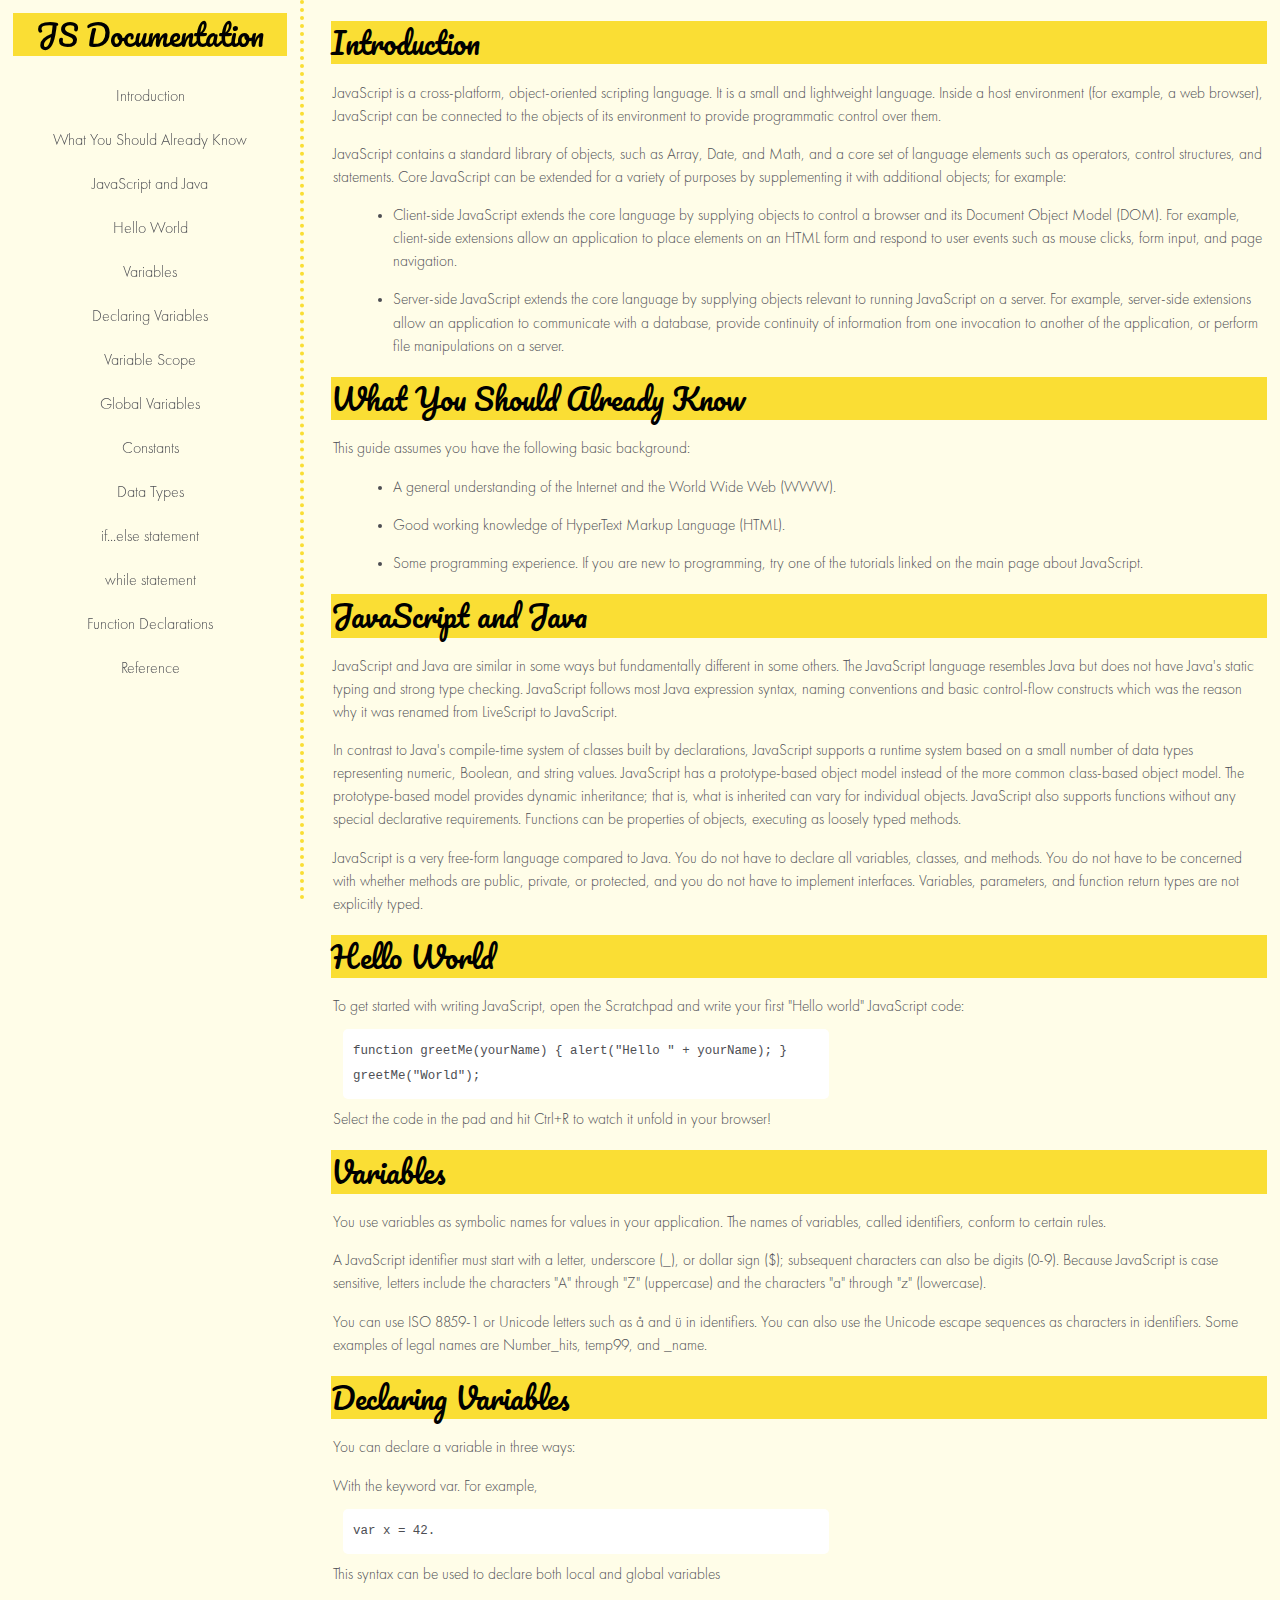
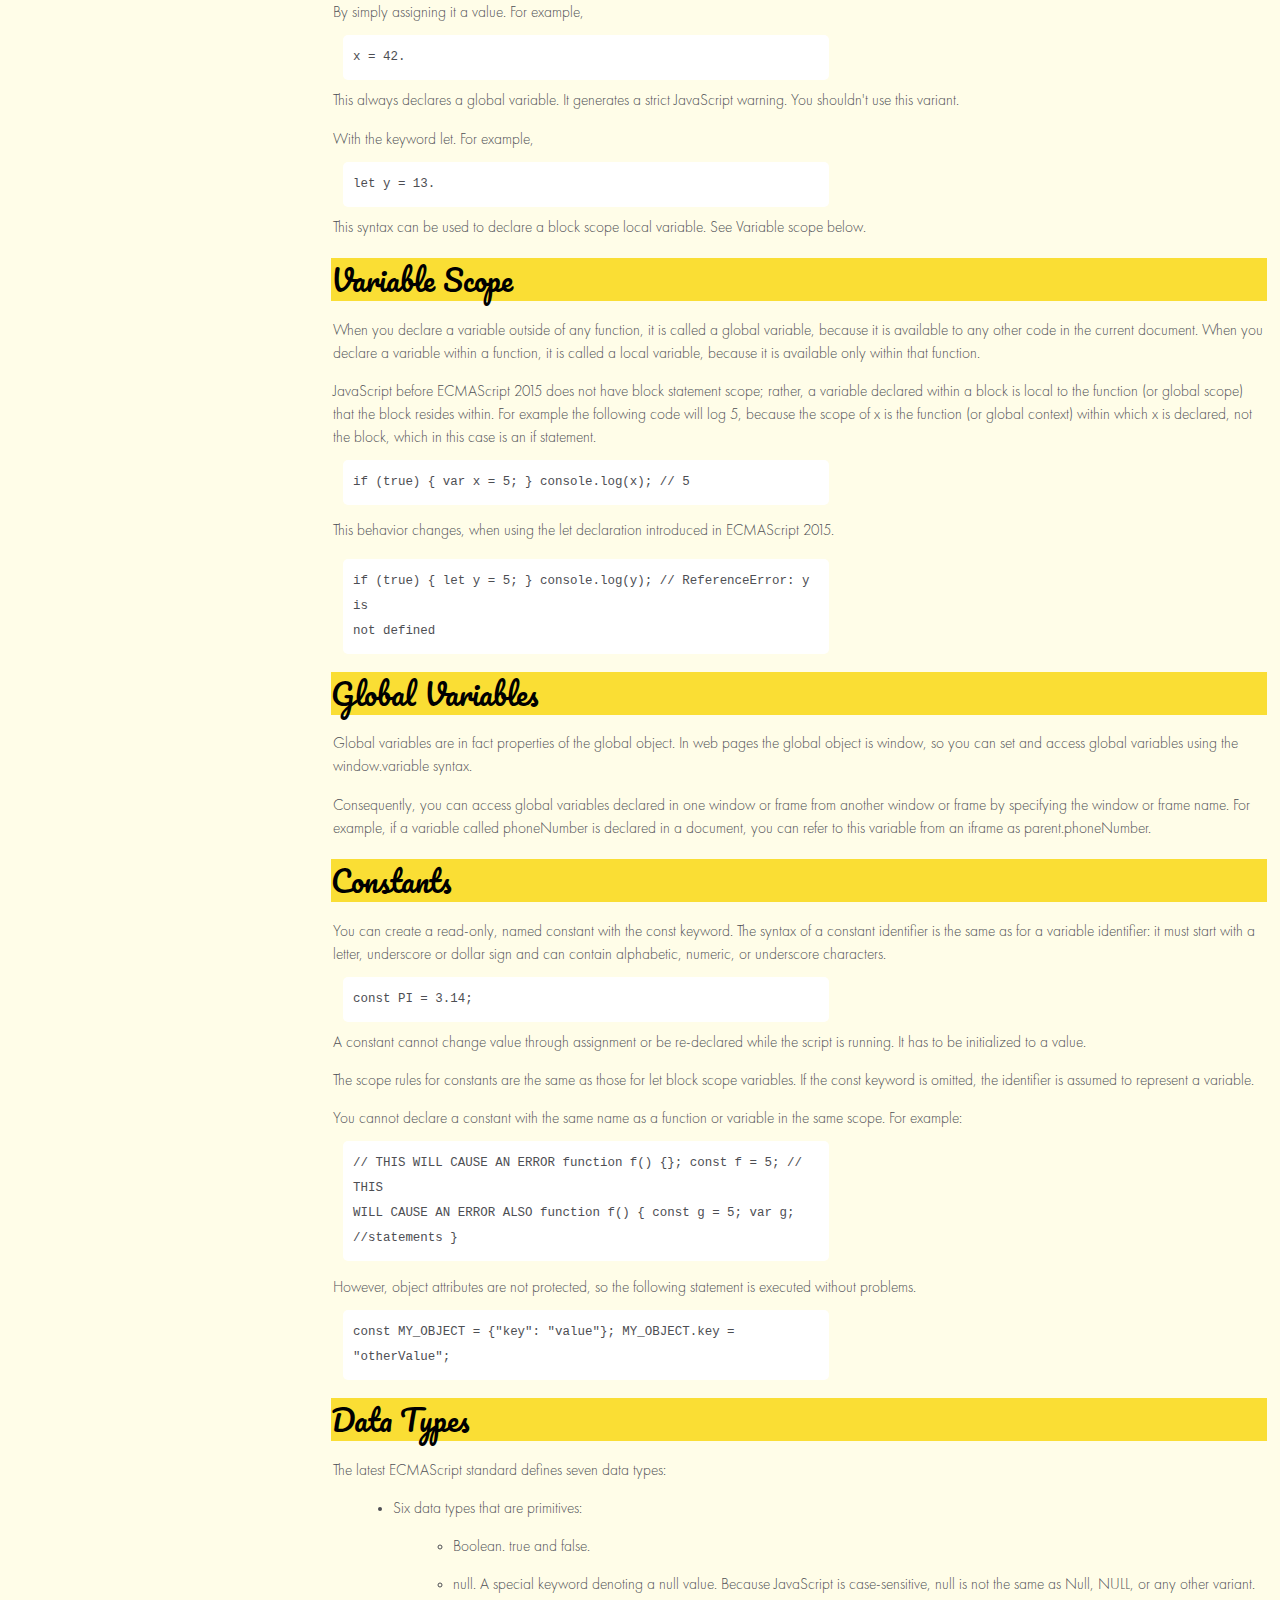
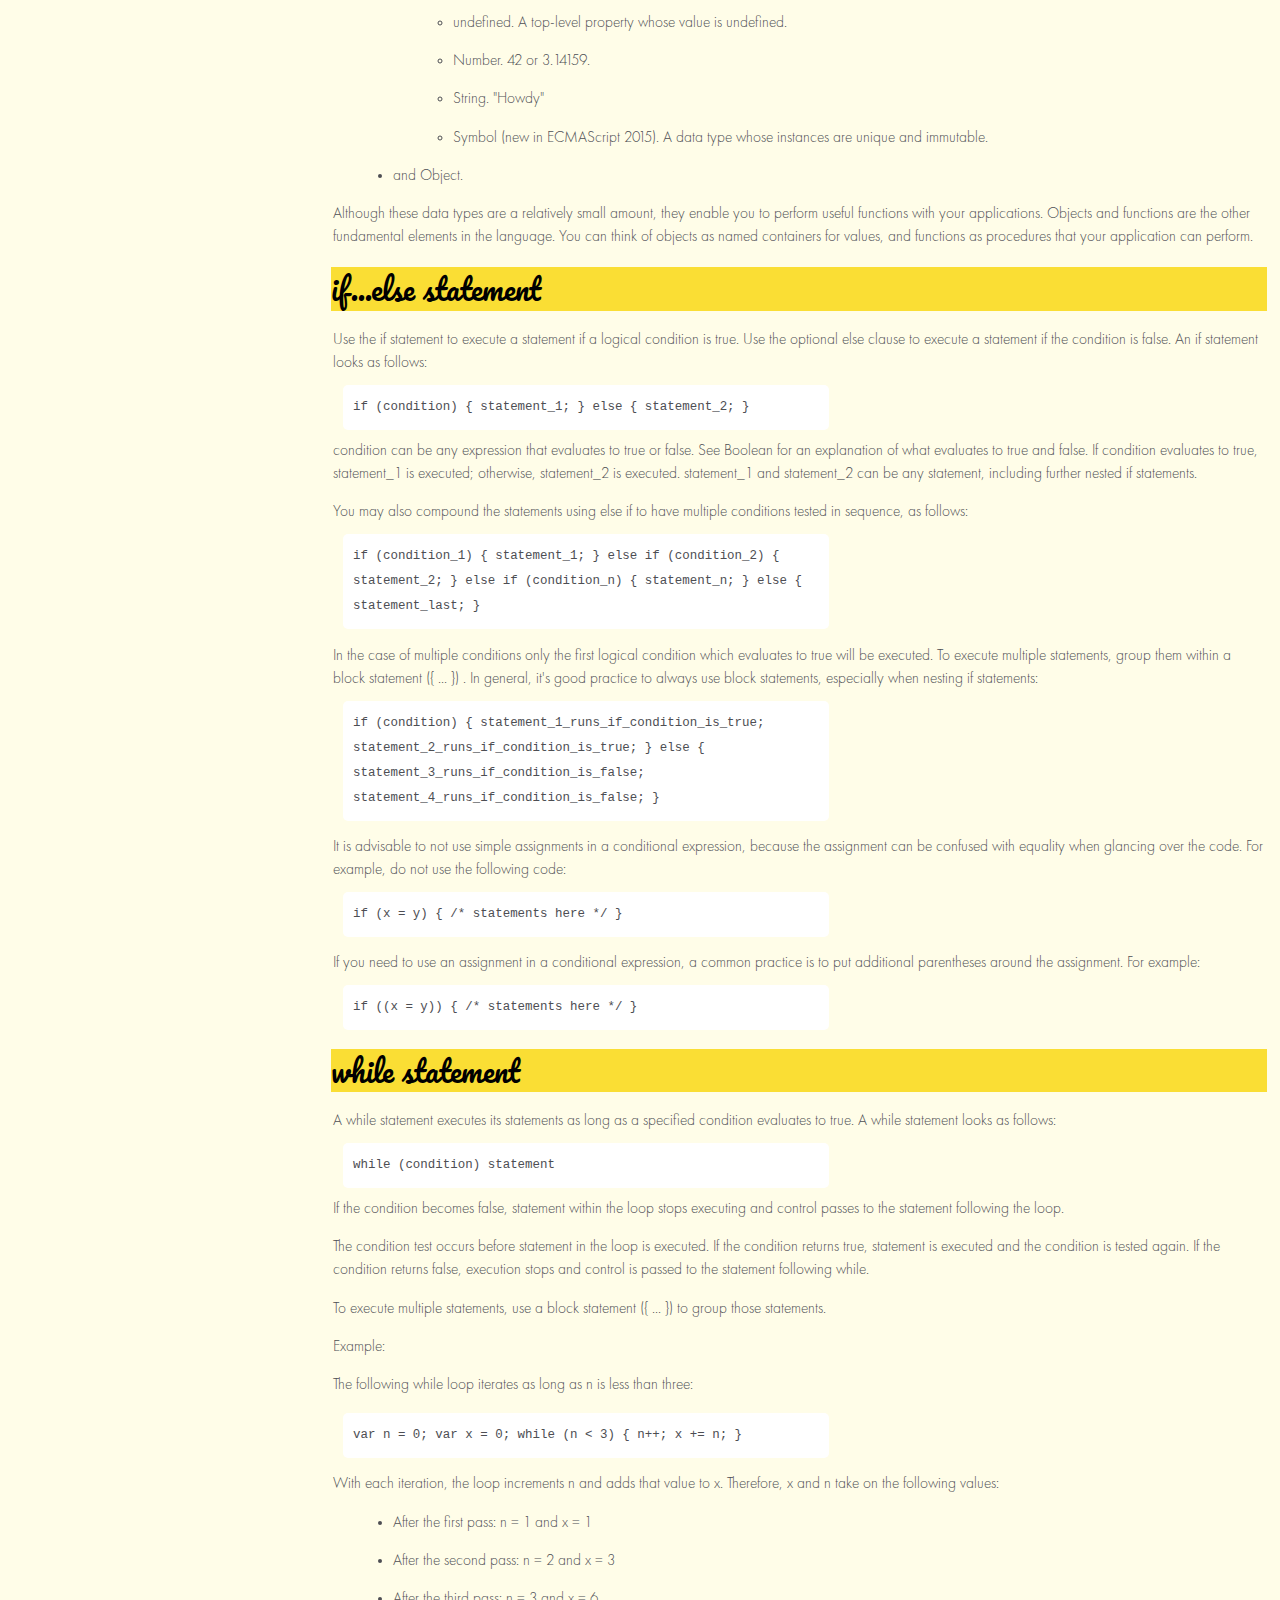
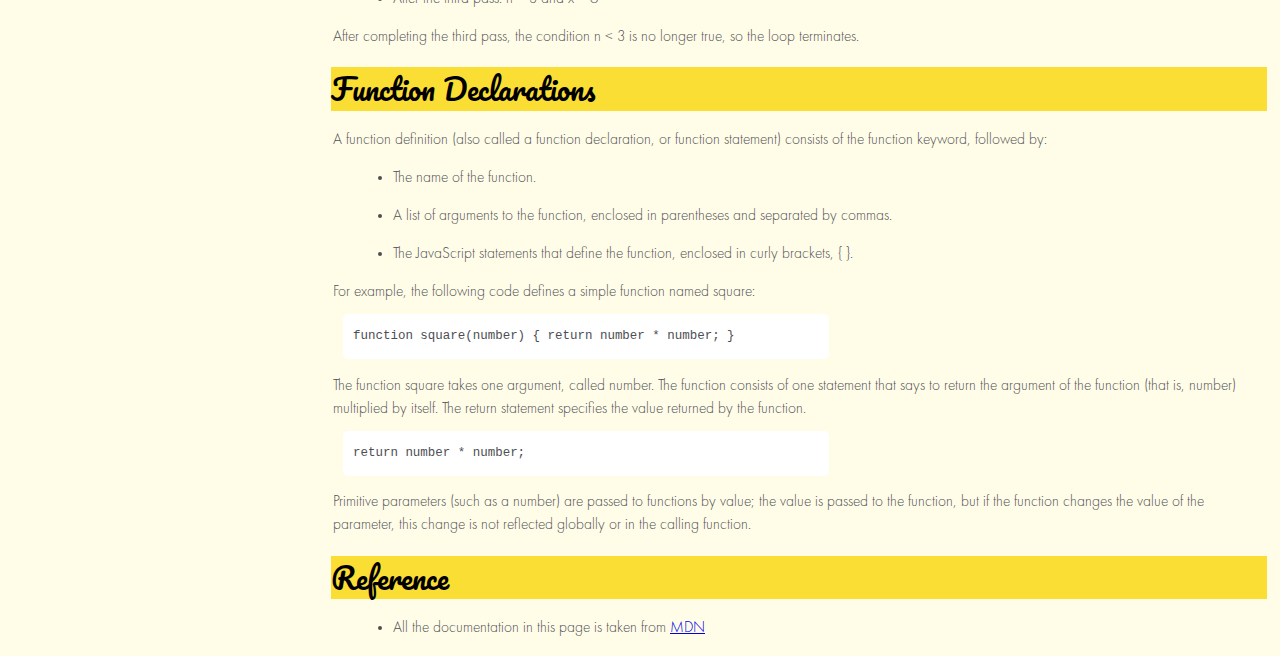
<file: index.html>
<!DOCTYPE html>
<html lang="en" class="scroll-smooth">
    <head>
        <meta charset="UTF-8">
        <meta http-equiv="X-UA-Compatible" content="IE=edge">
        <meta name="viewport" content="width=device-width, initial-scale=1.0">
        <title>Technical Documentation</title>
        <link rel="stylesheet" href="styles.css" />
        <link rel="stylesheet" href="https://cdn.jsdelivr.net/npm/bootstrap@5.3.0-alpha1/dist/css/bootstrap.min.css" integrity="sha384-GLhlTQ8iRABdZLl6O3oVMWSktQOp6b7In1Zl3/Jr59b6EGGoI1aFkw7cmDA6j6gD" crossorigin="anonymous">
        <link href="https://fonts.googleapis.com/css?family=Pacifico" rel="stylesheet" />
        <link href="https://fonts.cdnfonts.com/css/futura-condensed-pt" rel="stylesheet" />
    </head>
    <body>
        <nav id="navbar" class="nav-bar">
          <header>JS Documentation</header>
          <ul>
            <li>
            <a class="nav-link" href="#introduction">Introduction</a>
            </li>
            <li>
            <a class="nav-link" href="#what_you_should_already_know">What You Should Already Know</a>
            </li>
            <li>
            <a class="nav-link" href="#javascript_and_java">JavaScript and Java</a>
            </li>
            <li>
            <a class="nav-link" href="#hello_world">Hello World</a>
            </li>
            <li>
            <a class="nav-link" href="#variables">Variables</a>
            </li>
            <li>
            <a class="nav-link" href="#declaring-variables">Declaring Variables</a>
            </li>
            <li>
            <a class="nav-link" href="#variable-scope">Variable Scope</a>
            </li>
            <li>
            <a class="nav-link" href="#global-variables">Global Variables</a>
            </li>
            <li>
            <a class="nav-link" href="#constants">Constants</a>
            </li>
            <li>
            <a class="nav-link" href="#data-types">Data Types</a>
            </li>
            <li>
            <a class="nav-link" href="#if-else-statement">if...else statement</a>
            </li>
            <li>
            <a class="nav-link" href="#while-statement">while statement</a>
            </li>
            <li>
            <a class="nav-link" href="#function-declarations">Function Declarations</a>
            </li>
            <li>
            <a class="nav-link" href="#reference">Reference</a>
            </li>
          </ul>
        </nav>
        <main id="main-doc">
            <section class="main-section" id="introduction">
                <header>Introduction</header>
                    <article>
                        <p>JavaScript is a cross-platform, object-oriented scripting language. It is a small and lightweight language. Inside a host environment (for example, a web browser), JavaScript can be connected to the objects of its environment to provide programmatic control over them.</p>
                        <p>JavaScript contains a standard library of objects, such as Array, Date, and Math, and a core set of language elements such as operators, control structures, and statements. Core JavaScript can be extended for a variety of purposes by supplementing it with additional objects; for example:</p>
                        <ul>
                            <li>Client-side JavaScript extends the core language by supplying objects to control a browser and its Document Object Model (DOM). For example, client-side extensions allow an application to place elements on an HTML form and respond to user events such as mouse clicks, form input, and page navigation.</li>
                            <li>Server-side JavaScript extends the core language by supplying objects relevant to running JavaScript on a server. For example, server-side extensions allow an application to communicate with a database, provide continuity of information from one invocation to another of the application, or perform file manipulations on a server.</li>
                        </ul>
                    </article>
            </section>
            <section class="main-section" id="what_you_should_already_know">
                <header>What You Should Already Know</header>
                    <article>
                        <p>This guide assumes you have the following basic background:</p>
                        <ul>
                            <li>A general understanding of the Internet and the World Wide Web (WWW).</li>
                            <li>Good working knowledge of HyperText Markup Language (HTML).</li>
                            <li>Some programming experience. If you are new to programming, try one of the tutorials linked on the main page about JavaScript.</li>
                        </ul>
                    </article>
            </section>
            <section class="main-section" id="javascript_and_java">
                <header text="">JavaScript and Java</header>
                    <article>
                        <p>JavaScript and Java are similar in some ways but fundamentally different in some others. The JavaScript language resembles Java but does not have Java's static typing and strong type checking. JavaScript follows most Java expression syntax, naming conventions and basic control-flow constructs which was the reason why it was renamed from LiveScript to JavaScript.</p>
                        <p>In contrast to Java's compile-time system of classes built by declarations, JavaScript supports a runtime system based on a small number of data types representing numeric, Boolean, and string values. JavaScript has a prototype-based object model instead of the more common class-based object model. The prototype-based model provides dynamic inheritance; that is, what is inherited can vary for individual objects. JavaScript also supports functions without any special declarative requirements. Functions can be properties of objects, executing as loosely typed methods.</p>
                        <p>JavaScript is a very free-form language compared to Java. You do not have to declare all variables, classes, and methods. You do not have to be concerned with whether methods are public, private, or protected, and you do not have to implement interfaces. Variables, parameters, and function return types are not explicitly typed.</p>
                    </article>
            </section>
            <section class="main-section" id="hello_world">
                <header>Hello World</header>
                    <article>
                        To get started with writing JavaScript, open the Scratchpad and write your first "Hello world" JavaScript code:
                        <code>function greetMe(yourName) { alert("Hello " + yourName); }
                            greetMe("World");
                        </code>
                        Select the code in the pad and hit Ctrl+R to watch it unfold in your browser!
                    </article>
            </section>
            <section class="main-section" id="variables">
                <header>Variables</header>
                    <article>
                        <p>You use variables as symbolic names for values in your application. The names of variables, called identifiers, conform to certain rules.</p>
                        <p>A JavaScript identifier must start with a letter, underscore (_), or dollar sign ($); subsequent characters can also be digits (0-9). Because JavaScript is case sensitive, letters include the characters "A" through "Z" (uppercase) and the characters "a" through "z" (lowercase).</p>
                        <p>You can use ISO 8859-1 or Unicode letters such as å and ü in identifiers. You can also use the Unicode escape sequences as characters in identifiers. Some examples of legal names are Number_hits, temp99, and _name.</p>
                    </article>
            </section>
            <section class="main-section" id="declaring-variables">
                <header>Declaring Variables</header>
                    <article>
                        You can declare a variable in three ways:
                        <p>With the keyword var. For example, 
                            <code>var x = 42.</code>
                            This syntax can be used to declare both local and global variables
                        </p>
                        <p>By simply assigning it a value. For example,
                            <code>x = 42.</code>
                            This always declares a global variable. It generates a strict JavaScript warning. You shouldn't use this variant.
                        </p>
                        <p>With the keyword let. For example,
                            <code>let y = 13.</code>
                            This syntax can be used to declare a block scope local variable. See Variable scope below.
                        </p>
                    </article>
            </section>
            <section class="main-section" id="variable-scope">
                <header>Variable Scope</header>
                    <article>
                        <p>When you declare a variable outside of any function, it is called a global variable, because it is available to any other code in the current document. When you declare a variable within a function, it is called a local variable, because it is available only within that function.</p>
                        <p>JavaScript before ECMAScript 2015 does not have block statement scope; rather, a variable declared within a block is local to the function (or global scope) that the block resides within. For example the following code will log 5, because the scope of x is the function (or global context) within which x is declared, not the block, which in this case is an if statement.
                            <code>if (true) { var x = 5; } console.log(x); // 5</code>
                        </p>
                        <p>This behavior changes, when using the let declaration introduced in ECMAScript 2015.</p>
                        <code>if (true) { let y = 5; } console.log(y); // ReferenceError: y is
                            not defined
                        </code>
                    </article>
            </section>
            <section class="main-section" id="global-variables">
                <header>Global Variables</header>
                    <article>
                        <p>Global variables are in fact properties of the global object. In web pages the global object is window, so you can set and access global variables using the window.variable syntax.</p>
                        <p>Consequently, you can access global variables declared in one window or frame from another window or frame by specifying the window or frame name. For example, if a variable called phoneNumber is declared in a document, you can refer to this variable from an iframe as parent.phoneNumber.</p>
                    </article>
            </section>
            <section class="main-section" id="constants">
                <header>Constants</header>
                    <article>
                        <p>You can create a read-only, named constant with the const keyword. The syntax of a constant identifier is the same as for a variable identifier: it must start with a letter, underscore or dollar sign and can contain alphabetic, numeric, or underscore characters.
                            <code>const PI = 3.14;</code>
                            A constant cannot change value through assignment or be re-declared while the script is running. It has to be initialized to a value.
                        </p>
                        <p>The scope rules for constants are the same as those for let block scope variables. If the const keyword is omitted, the identifier is assumed to represent a variable.</p>
                        <p>You cannot declare a constant with the same name as a function or variable in the same scope. For example:
                            <code>// THIS WILL CAUSE AN ERROR function f() {}; const f = 5; // THIS
                                WILL CAUSE AN ERROR ALSO function f() { const g = 5; var g;
                                //statements }</code>
                        </p>
                        <p>However, object attributes are not protected, so the following statement is executed without problems.
                            <code>const MY_OBJECT = {"key": "value"}; MY_OBJECT.key =
                                "otherValue";</code>
                        </p>
                    </article>
            </section>
            <section class="main-section" id="data-types">
                <header>Data Types</header>
                    <article>
                        <p>The latest ECMAScript standard defines seven data types:</p>
                        <ul>
                            <li>
                                <p>Six data types that are primitives:</p>
                                <ul>
                                    <li>Boolean. true and false.</li>
                                    <li>null. A special keyword denoting a null value. Because JavaScript is case-sensitive, null is not the same as Null, NULL, or any other variant.</li>
                                    <li>undefined. A top-level property whose value is undefined.</li>
                                    <li>Number. 42 or 3.14159.</li>
                                    <li>String. "Howdy"</li>
                                    <li>Symbol (new in ECMAScript 2015). A data type whose instances are unique and immutable.</li>
                                </ul>
                            </li>
                            <li>and Object.</li>
                        </ul>
                        <p>Although these data types are a relatively small amount, they enable you to perform useful functions with your applications. Objects and functions are the other fundamental elements in the language. You can think of objects as named containers for values, and functions as procedures that your application can perform.</p>
                    </article>
            </section>
            <section class="main-section" id="if-else-statement">
                <header>if...else statement</header>
                    <article>
                        <p>Use the if statement to execute a statement if a logical condition is true. Use the optional else clause to execute a statement if the condition is false. An if statement looks as follows:
                            <code>if (condition) { statement_1; } else { statement_2; }</code>
                            condition can be any expression that evaluates to true or false. See Boolean for an explanation of what evaluates to true and false. If condition evaluates to true, statement_1 is executed; otherwise, statement_2 is executed. statement_1 and statement_2 can be any statement, including further nested if statements.
                        </p>
                        <p>You may also compound the statements using else if to have multiple conditions tested in sequence, as follows:
                            <code>if (condition_1) { statement_1; } else if (condition_2) {
                                statement_2; } else if (condition_n) { statement_n; } else {
                                statement_last; }</code>
                        </p>
                        <p>In the case of multiple conditions only the first logical condition which evaluates to true will be executed. To execute multiple statements, group them within a block statement ({ ... }) . In general, it's good practice to always use block statements, especially when nesting if statements:
                            <code>if (condition) { statement_1_runs_if_condition_is_true;
                                statement_2_runs_if_condition_is_true; } else {
                                statement_3_runs_if_condition_is_false;
                                statement_4_runs_if_condition_is_false; }</code>
                        </p>
                        <p>It is advisable to not use simple assignments in a conditional expression, because the assignment can be confused with equality when glancing over the code. For example, do not use the following code:
                            <code>if (x = y) { /* statements here */ }
                            </code>
                        </p>
                        <p>If you need to use an assignment in a conditional expression, a common practice is to put additional parentheses around the assignment. For example:
                            <code>if ((x = y)) { /* statements here */ }</code>
                        </p>
                    </article>
            </section>
            <section class="main-section" id="while-statement">
                <header>while statement</header>
                    <article>
                        A while statement executes its statements as long as a specified condition evaluates to true. A while statement looks as follows:
                            <code>while (condition) statement</code>
                            If the condition becomes false, statement within the loop stops executing and control passes to the statement following the loop.
                        <p>The condition test occurs before statement in the loop is executed. If the condition returns true, statement is executed and the condition is tested again. If the condition returns false, execution stops and control is passed to the statement following while.</p>
                        <p>To execute multiple statements, use a block statement ({ ... }) to group those statements.</p>
                        Example:
                        <p>The following while loop iterates as long as n is less than three:</p>
                        <code>var n = 0; var x = 0; while (n &lt; 3) { n++; x += n; }</code>
                        <p>With each iteration, the loop increments n and adds that value to x. Therefore, x and n take on the following values:</p>
                        <ul>
                            <li>After the first pass: n = 1 and x = 1</li>
                            <li>After the second pass: n = 2 and x = 3</li>
                            <li>After the third pass: n = 3 and x = 6</li>
                        </ul>
                        <p>After completing the third pass, the condition n < 3 is no longer true, so the loop terminates.</p>
                    </article>
            </section>
            <section class="main-section" id="function-declarations">
                <header>Function Declarations</header>
                    <article>
                        A function definition (also called a function declaration, or function statement) consists of the function keyword, followed by:
                        <ul>
                            <li>The name of the function.</li>
                            <li>A list of arguments to the function, enclosed in parentheses and separated by commas.</li>
                            <li>The JavaScript statements that define the function, enclosed in curly brackets, { }.</li>
                        </ul>
                        <p>For example, the following code defines a simple function named square:
                            <code>function square(number) { return number * number; }</code>
                        </p>
                        <p>The function square takes one argument, called number. The function consists of one statement that says to return the argument of the function (that is, number) multiplied by itself. The return statement specifies the value returned by the function.
                            <code>return number * number;</code>
                        </p>
                        <p>Primitive parameters (such as a number) are passed to functions by value; the value is passed to the function, but if the function changes the value of the parameter, this change is not reflected globally or in the calling function.</p>
                    </article>
            </section>
            <section class="main-section" id="reference">
                <header>Reference</header>
                    <article>
                        <ul>
                            <li>All the documentation in this page is taken from <a class="link" href="https://developer.mozilla.org/en-US/docs/Web/JavaScript/Guide" target="_blank">MDN</a></li>
                        </ul>
                    </article>
            </section>
        </main>
        </body>
      </html>
</file>
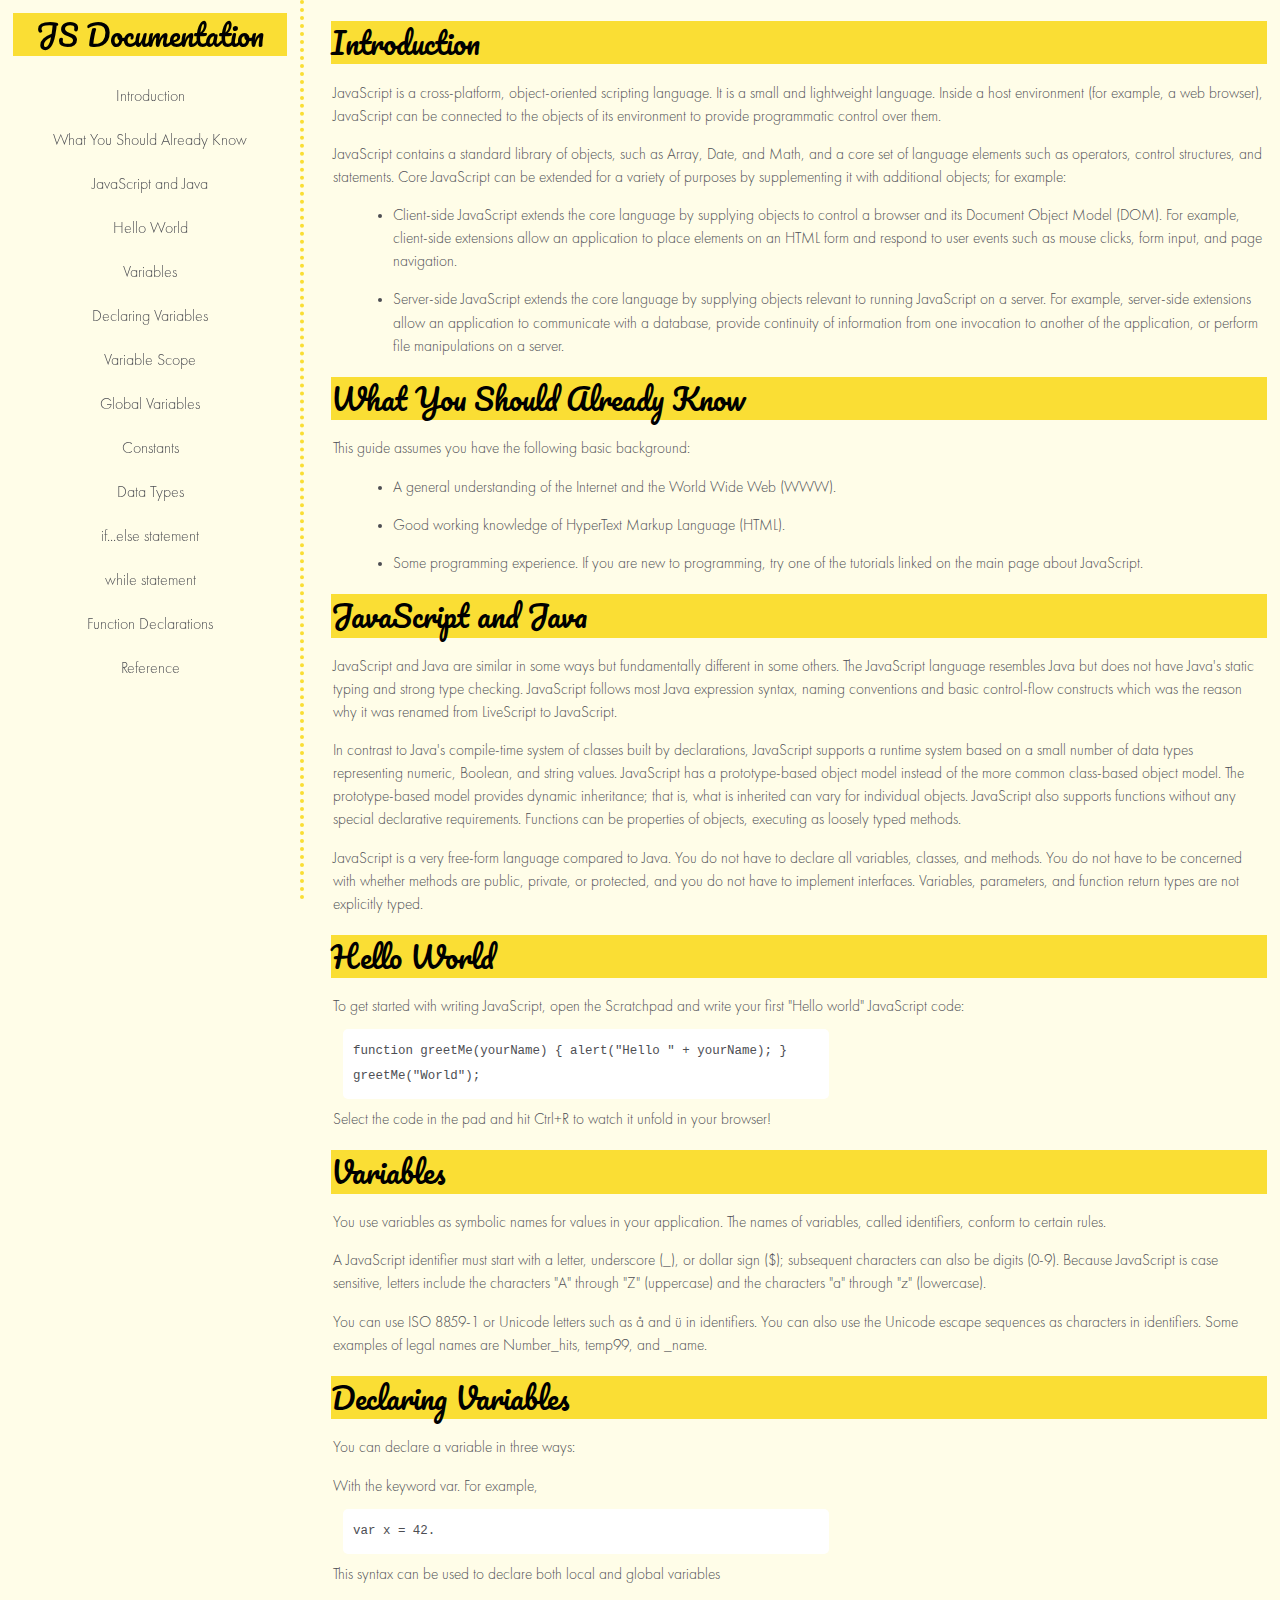
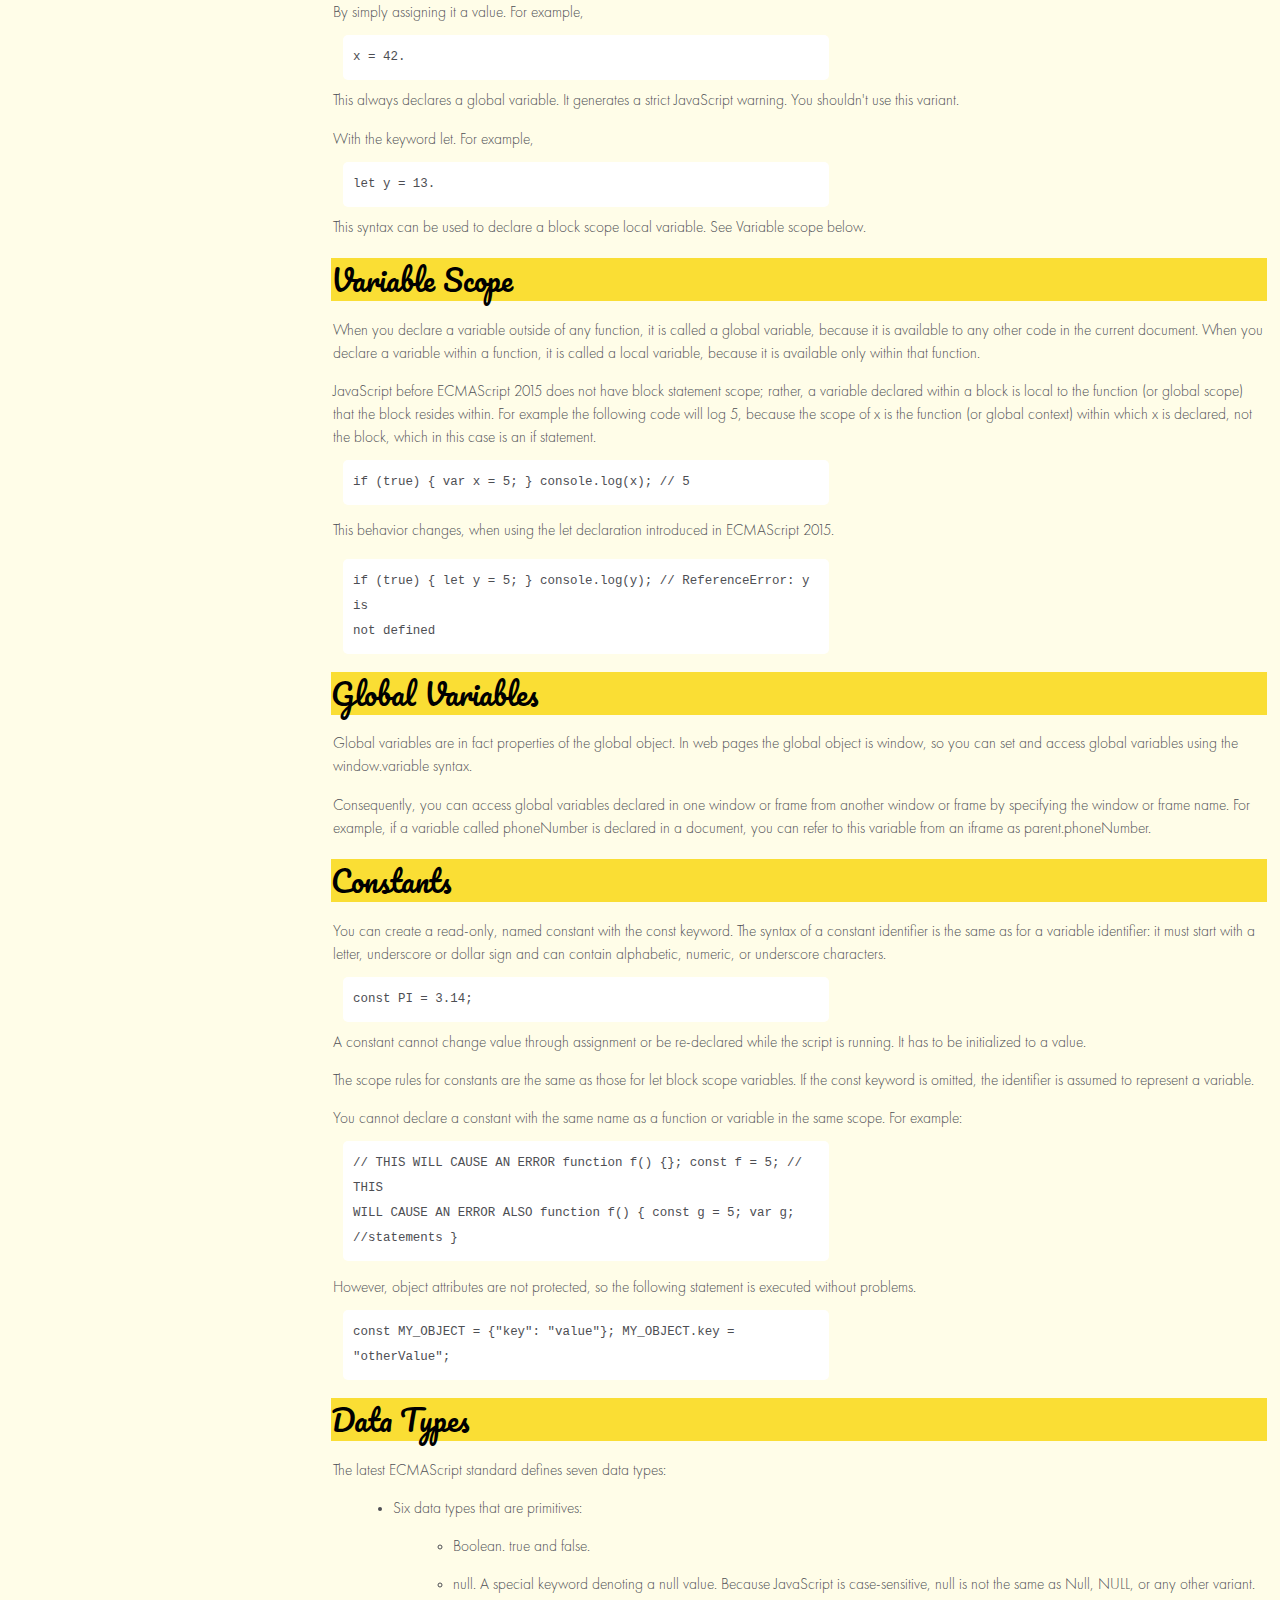
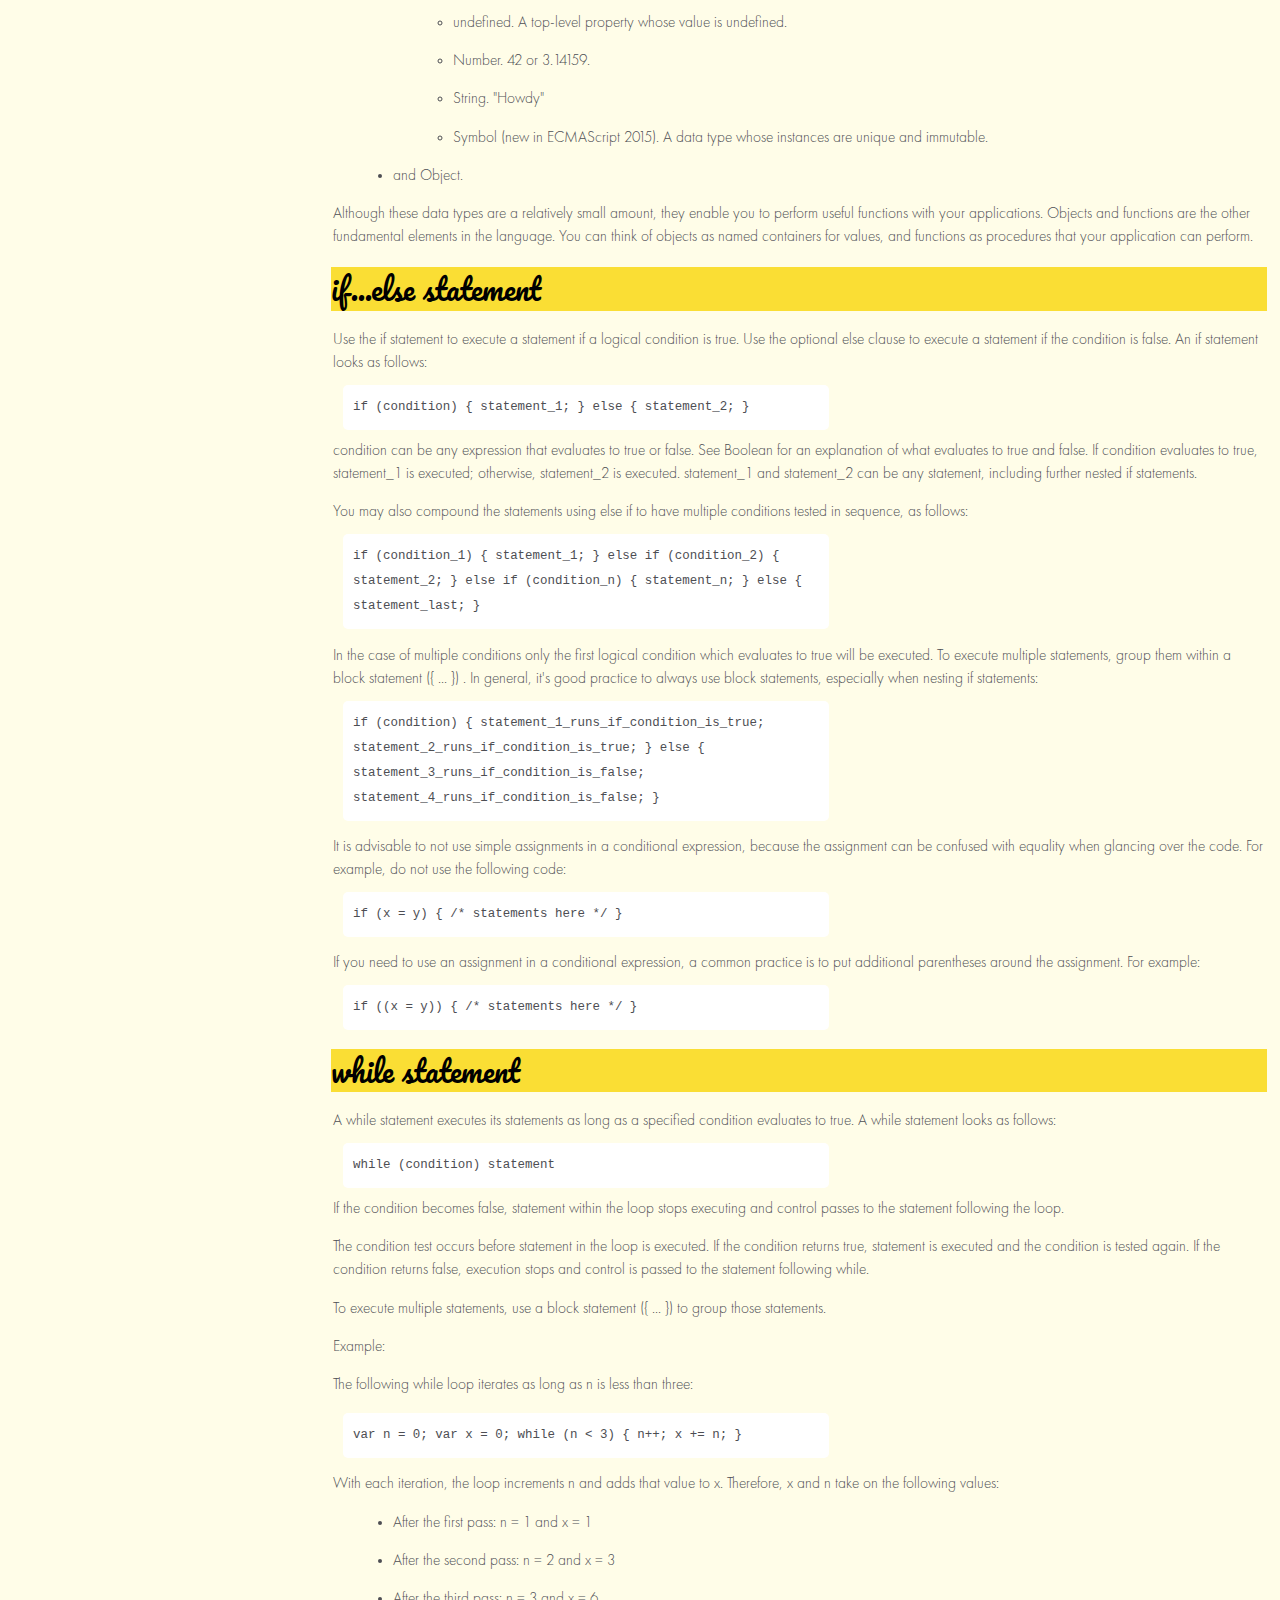
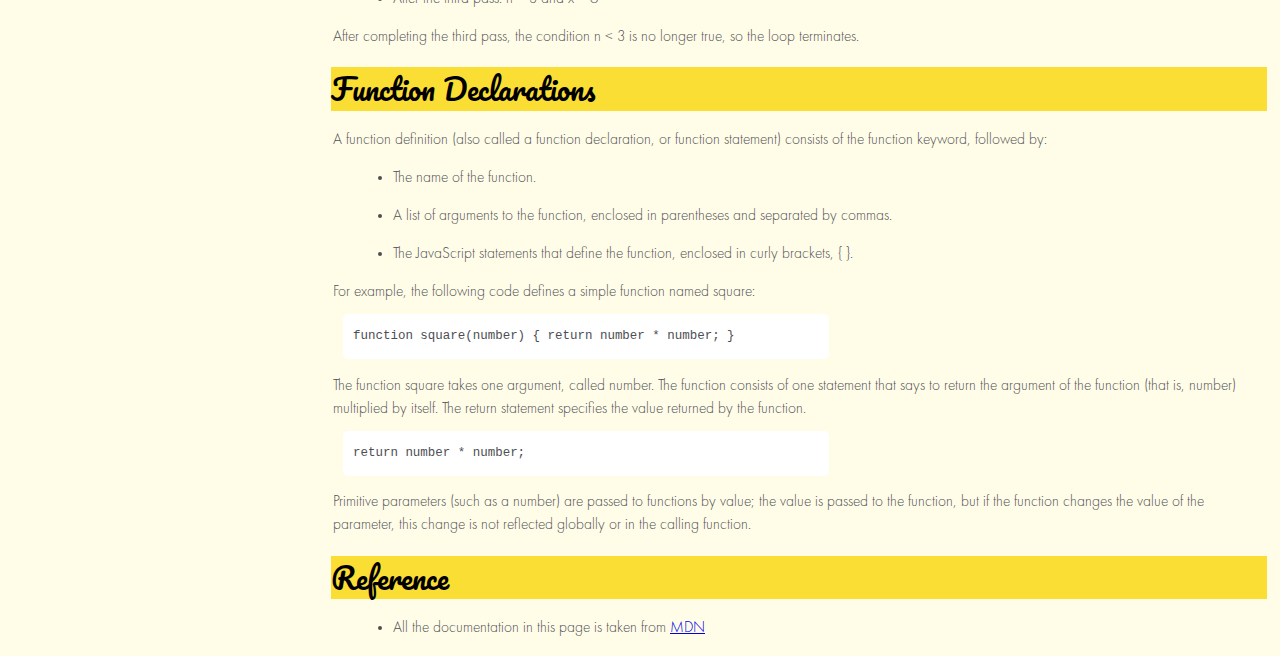
<file: tech-doc.html>
<!DOCTYPE html>
<html lang="en" class="scroll-smooth">
    <head>
        <meta charset="UTF-8">
        <meta http-equiv="X-UA-Compatible" content="IE=edge">
        <meta name="viewport" content="width=device-width, initial-scale=1.0">
        <title>Technical Documentation</title>
        <link rel="stylesheet" href="styles.css" />
        <link rel="stylesheet" href="https://cdn.jsdelivr.net/npm/bootstrap@5.3.0-alpha1/dist/css/bootstrap.min.css" integrity="sha384-GLhlTQ8iRABdZLl6O3oVMWSktQOp6b7In1Zl3/Jr59b6EGGoI1aFkw7cmDA6j6gD" crossorigin="anonymous">
        <link href="https://fonts.googleapis.com/css?family=Pacifico" rel="stylesheet" />
        <link href="https://db.onlinewebfonts.com/c/3c6b0199ae7b57966132e83c939d77e2?family=Futura+PT+Medium" rel="stylesheet" />
    </head>
    <body>
        <nav id="navbar" class="nav-bar">
          <header>JS Documentation</header>
          <ul>
            <li>
            <a class="nav-link" href="#introduction">Introduction</a>
            </li>
            <li>
            <a class="nav-link" href="#what_you_should_already_know">What You Should Already Know</a>
            </li>
            <li>
            <a class="nav-link" href="#javascript_and_java">JavaScript and Java</a>
            </li>
            <li>
            <a class="nav-link" href="#hello_world">Hello World</a>
            </li>
            <li>
            <a class="nav-link" href="#variables">Variables</a>
            </li>
            <li>
            <a class="nav-link" href="#declaring-variables">Declaring Variables</a>
            </li>
            <li>
            <a class="nav-link" href="#variable-scope">Variable Scope</a>
            </li>
            <li>
            <a class="nav-link" href="#global-variables">Global Variables</a>
            </li>
            <li>
            <a class="nav-link" href="#constants">Constants</a>
            </li>
            <li>
            <a class="nav-link" href="#data-types">Data Types</a>
            </li>
            <li>
            <a class="nav-link" href="#if-else-statement">if...else statement</a>
            </li>
            <li>
            <a class="nav-link" href="#while-statement">while statement</a>
            </li>
            <li>
            <a class="nav-link" href="#function-declarations">Function Declarations</a>
            </li>
            <li>
            <a class="nav-link" href="#reference">Reference</a>
            </li>
          </ul>
        </nav>
        <main id="main-doc">
            <section class="main-section" id="introduction">
                <header>Introduction</header>
                    <article>
                        <p>JavaScript is a cross-platform, object-oriented scripting language. It is a small and lightweight language. Inside a host environment (for example, a web browser), JavaScript can be connected to the objects of its environment to provide programmatic control over them.</p>
                        <p>JavaScript contains a standard library of objects, such as Array, Date, and Math, and a core set of language elements such as operators, control structures, and statements. Core JavaScript can be extended for a variety of purposes by supplementing it with additional objects; for example:</p>
                        <ul>
                            <li>Client-side JavaScript extends the core language by supplying objects to control a browser and its Document Object Model (DOM). For example, client-side extensions allow an application to place elements on an HTML form and respond to user events such as mouse clicks, form input, and page navigation.</li>
                            <li>Server-side JavaScript extends the core language by supplying objects relevant to running JavaScript on a server. For example, server-side extensions allow an application to communicate with a database, provide continuity of information from one invocation to another of the application, or perform file manipulations on a server.</li>
                        </ul>
                    </article>
            </section>
            <section class="main-section" id="what_you_should_already_know">
                <header>What You Should Already Know</header>
                    <article>
                        <p>This guide assumes you have the following basic background:</p>
                        <ul>
                            <li>A general understanding of the Internet and the World Wide Web (WWW).</li>
                            <li>Good working knowledge of HyperText Markup Language (HTML).</li>
                            <li>Some programming experience. If you are new to programming, try one of the tutorials linked on the main page about JavaScript.</li>
                        </ul>
                    </article>
            </section>
            <section class="main-section" id="javascript_and_java">
                <header text="">JavaScript and Java</header>
                    <article>
                        <p>JavaScript and Java are similar in some ways but fundamentally different in some others. The JavaScript language resembles Java but does not have Java's static typing and strong type checking. JavaScript follows most Java expression syntax, naming conventions and basic control-flow constructs which was the reason why it was renamed from LiveScript to JavaScript.</p>
                        <p>In contrast to Java's compile-time system of classes built by declarations, JavaScript supports a runtime system based on a small number of data types representing numeric, Boolean, and string values. JavaScript has a prototype-based object model instead of the more common class-based object model. The prototype-based model provides dynamic inheritance; that is, what is inherited can vary for individual objects. JavaScript also supports functions without any special declarative requirements. Functions can be properties of objects, executing as loosely typed methods.</p>
                        <p>JavaScript is a very free-form language compared to Java. You do not have to declare all variables, classes, and methods. You do not have to be concerned with whether methods are public, private, or protected, and you do not have to implement interfaces. Variables, parameters, and function return types are not explicitly typed.</p>
                    </article>
            </section>
            <section class="main-section" id="hello_world">
                <header>Hello World</header>
                    <article>
                        To get started with writing JavaScript, open the Scratchpad and write your first "Hello world" JavaScript code:
                        <code>function greetMe(yourName) { alert("Hello " + yourName); }
                            greetMe("World");
                        </code>
                        Select the code in the pad and hit Ctrl+R to watch it unfold in your browser!
                    </article>
            </section>
            <section class="main-section" id="variables">
                <header>Variables</header>
                    <article>
                        <p>You use variables as symbolic names for values in your application. The names of variables, called identifiers, conform to certain rules.</p>
                        <p>A JavaScript identifier must start with a letter, underscore (_), or dollar sign ($); subsequent characters can also be digits (0-9). Because JavaScript is case sensitive, letters include the characters "A" through "Z" (uppercase) and the characters "a" through "z" (lowercase).</p>
                        <p>You can use ISO 8859-1 or Unicode letters such as å and ü in identifiers. You can also use the Unicode escape sequences as characters in identifiers. Some examples of legal names are Number_hits, temp99, and _name.</p>
                    </article>
            </section>
            <section class="main-section" id="declaring-variables">
                <header>Declaring Variables</header>
                    <article>
                        You can declare a variable in three ways:
                        <p>With the keyword var. For example, 
                            <code>var x = 42.</code>
                            This syntax can be used to declare both local and global variables
                        </p>
                        <p>By simply assigning it a value. For example,
                            <code>x = 42.</code>
                            This always declares a global variable. It generates a strict JavaScript warning. You shouldn't use this variant.
                        </p>
                        <p>With the keyword let. For example,
                            <code>let y = 13.</code>
                            This syntax can be used to declare a block scope local variable. See Variable scope below.
                        </p>
                    </article>
            </section>
            <section class="main-section" id="variable-scope">
                <header>Variable Scope</header>
                    <article>
                        <p>When you declare a variable outside of any function, it is called a global variable, because it is available to any other code in the current document. When you declare a variable within a function, it is called a local variable, because it is available only within that function.</p>
                        <p>JavaScript before ECMAScript 2015 does not have block statement scope; rather, a variable declared within a block is local to the function (or global scope) that the block resides within. For example the following code will log 5, because the scope of x is the function (or global context) within which x is declared, not the block, which in this case is an if statement.
                            <code>if (true) { var x = 5; } console.log(x); // 5</code>
                        </p>
                        <p>This behavior changes, when using the let declaration introduced in ECMAScript 2015.</p>
                        <code>if (true) { let y = 5; } console.log(y); // ReferenceError: y is
                            not defined
                        </code>
                    </article>
            </section>
            <section class="main-section" id="global-variables">
                <header>Global Variables</header>
                    <article>
                        <p>Global variables are in fact properties of the global object. In web pages the global object is window, so you can set and access global variables using the window.variable syntax.</p>
                        <p>Consequently, you can access global variables declared in one window or frame from another window or frame by specifying the window or frame name. For example, if a variable called phoneNumber is declared in a document, you can refer to this variable from an iframe as parent.phoneNumber.</p>
                    </article>
            </section>
            <section class="main-section" id="constants">
                <header>Constants</header>
                    <article>
                        <p>You can create a read-only, named constant with the const keyword. The syntax of a constant identifier is the same as for a variable identifier: it must start with a letter, underscore or dollar sign and can contain alphabetic, numeric, or underscore characters.
                            <code>const PI = 3.14;</code>
                            A constant cannot change value through assignment or be re-declared while the script is running. It has to be initialized to a value.
                        </p>
                        <p>The scope rules for constants are the same as those for let block scope variables. If the const keyword is omitted, the identifier is assumed to represent a variable.</p>
                        <p>You cannot declare a constant with the same name as a function or variable in the same scope. For example:
                            <code>// THIS WILL CAUSE AN ERROR function f() {}; const f = 5; // THIS
                                WILL CAUSE AN ERROR ALSO function f() { const g = 5; var g;
                                //statements }</code>
                        </p>
                        <p>However, object attributes are not protected, so the following statement is executed without problems.
                            <code>const MY_OBJECT = {"key": "value"}; MY_OBJECT.key =
                                "otherValue";</code>
                        </p>
                    </article>
            </section>
            <section class="main-section" id="data-types">
                <header>Data Types</header>
                    <article>
                        <p>The latest ECMAScript standard defines seven data types:</p>
                        <ul>
                            <li>
                                <p>Six data types that are primitives:</p>
                                <ul>
                                    <li>Boolean. true and false.</li>
                                    <li>null. A special keyword denoting a null value. Because JavaScript is case-sensitive, null is not the same as Null, NULL, or any other variant.</li>
                                    <li>undefined. A top-level property whose value is undefined.</li>
                                    <li>Number. 42 or 3.14159.</li>
                                    <li>String. "Howdy"</li>
                                    <li>Symbol (new in ECMAScript 2015). A data type whose instances are unique and immutable.</li>
                                </ul>
                            </li>
                            <li>and Object.</li>
                        </ul>
                        <p>Although these data types are a relatively small amount, they enable you to perform useful functions with your applications. Objects and functions are the other fundamental elements in the language. You can think of objects as named containers for values, and functions as procedures that your application can perform.</p>
                    </article>
            </section>
            <section class="main-section" id="if-else-statement">
                <header>if...else statement</header>
                    <article>
                        <p>Use the if statement to execute a statement if a logical condition is true. Use the optional else clause to execute a statement if the condition is false. An if statement looks as follows:
                            <code>if (condition) { statement_1; } else { statement_2; }</code>
                            condition can be any expression that evaluates to true or false. See Boolean for an explanation of what evaluates to true and false. If condition evaluates to true, statement_1 is executed; otherwise, statement_2 is executed. statement_1 and statement_2 can be any statement, including further nested if statements.
                        </p>
                        <p>You may also compound the statements using else if to have multiple conditions tested in sequence, as follows:
                            <code>if (condition_1) { statement_1; } else if (condition_2) {
                                statement_2; } else if (condition_n) { statement_n; } else {
                                statement_last; }</code>
                        </p>
                        <p>In the case of multiple conditions only the first logical condition which evaluates to true will be executed. To execute multiple statements, group them within a block statement ({ ... }) . In general, it's good practice to always use block statements, especially when nesting if statements:
                            <code>if (condition) { statement_1_runs_if_condition_is_true;
                                statement_2_runs_if_condition_is_true; } else {
                                statement_3_runs_if_condition_is_false;
                                statement_4_runs_if_condition_is_false; }</code>
                        </p>
                        <p>It is advisable to not use simple assignments in a conditional expression, because the assignment can be confused with equality when glancing over the code. For example, do not use the following code:
                            <code>if (x = y) { /* statements here */ }
                            </code>
                        </p>
                        <p>If you need to use an assignment in a conditional expression, a common practice is to put additional parentheses around the assignment. For example:
                            <code>if ((x = y)) { /* statements here */ }</code>
                        </p>
                    </article>
            </section>
            <section class="main-section" id="while-statement">
                <header>while statement</header>
                    <article>
                        A while statement executes its statements as long as a specified condition evaluates to true. A while statement looks as follows:
                            <code>while (condition) statement</code>
                            If the condition becomes false, statement within the loop stops executing and control passes to the statement following the loop.
                        <p>The condition test occurs before statement in the loop is executed. If the condition returns true, statement is executed and the condition is tested again. If the condition returns false, execution stops and control is passed to the statement following while.</p>
                        <p>To execute multiple statements, use a block statement ({ ... }) to group those statements.</p>
                        Example:
                        <p>The following while loop iterates as long as n is less than three:</p>
                        <code>var n = 0; var x = 0; while (n &lt; 3) { n++; x += n; }</code>
                        <p>With each iteration, the loop increments n and adds that value to x. Therefore, x and n take on the following values:</p>
                        <ul>
                            <li>After the first pass: n = 1 and x = 1</li>
                            <li>After the second pass: n = 2 and x = 3</li>
                            <li>After the third pass: n = 3 and x = 6</li>
                        </ul>
                        <p>After completing the third pass, the condition n < 3 is no longer true, so the loop terminates.</p>
                    </article>
            </section>
            <section class="main-section" id="function-declarations">
                <header>Function Declarations</header>
                    <article>
                        A function definition (also called a function declaration, or function statement) consists of the function keyword, followed by:
                        <ul>
                            <li>The name of the function.</li>
                            <li>A list of arguments to the function, enclosed in parentheses and separated by commas.</li>
                            <li>The JavaScript statements that define the function, enclosed in curly brackets, { }.</li>
                        </ul>
                        <p>For example, the following code defines a simple function named square:
                            <code>function square(number) { return number * number; }</code>
                        </p>
                        <p>The function square takes one argument, called number. The function consists of one statement that says to return the argument of the function (that is, number) multiplied by itself. The return statement specifies the value returned by the function.
                            <code>return number * number;</code>
                        </p>
                        <p>Primitive parameters (such as a number) are passed to functions by value; the value is passed to the function, but if the function changes the value of the parameter, this change is not reflected globally or in the calling function.</p>
                    </article>
            </section>
            <section class="main-section" id="reference">
                <header>Reference</header>
                    <article>
                        <ul>
                            <li>All the documentation in this page is taken from <a href="https://developer.mozilla.org/en-US/docs/Web/JavaScript/Guide" target="_blank">MDN</a></li>
                        </ul>
                    </article>
            </section>
        </main>
        </body>
      </html>
</file>
<file: styles.css>
@import url('https://fonts.cdnfonts.com/css/futura-condensed-pt');

@font-face {
  font-family: futura pt;
  font-style: normal;
  font-weight: 300;
  src: local('Futura PT'),url(https://melissalau17.github.io/tech-doc/futura-pt-light-589a6e187563a.woff) format('woff')
}

html,
body {
  min-width: 290px;
  color: rgba(255,253,232,255);
  background-color: #fffde8;
  font-family: futura pt;
  line-height: 1.5;
}

#navbar {
  position: fixed;
  min-width: 290px;
  top: 0px;
  left: 0px;
  width: 300px;
  height: 100%;
  border-right: dotted 4px;
  border-color: #fade34;
}

header {
  color: black;
  margin: 10px;
  text-align: center;
  font-size: 1.8em;
  font-family: Pacifico;
  background-color: #fade34;
  border: 3px solid #fffde8;
}

#main-doc header {
  text-align: left;
}

#navbar ul {
  height: 88%;
  padding: 0;
  overflow-y: auto;
  overflow-x: hidden;
  text-align: center;
}

#navbar li {
  color: #4d4e53;
  list-style: none;
  position: relative;
  width: 100%;
}

#navbar a {
  display: block;
  padding: 10px 30px;
  color: #4d4e53;
  text-decoration: none;
  cursor: pointer;
}

#navbar a:hover{
  color: #fffde8;
  transition: 0.5s ease;
  background: #fade34;
}

#main-doc {
  position: absolute;
  margin-left: 310px;
  padding: -5px 5px;
  margin-bottom: 110px;
}

section article {
  color: #4d4e53;
  margin: 15px;
  font-size: 0.96em;
}

section li {
  margin: 15px 0px 0px 20px;
}

code {
  display: block;
  text-align: left;
  white-space: pre-line;
  position: relative;
  word-break: normal;
  word-wrap: normal;
  line-height: 2;
  background-color: white;
  padding: 10px;
  margin: 10px;
  border-radius: 5px;
  width: 50%;
}

.link:hover {
  color: #fade34;
  transition: 0.5s ease;
}

@media only screen and (max-width: 815px) {
  /* For mobile phones: */
  #navbar ul {
    border-bottom:  #fade34 4px dotted;
    height: 207px;
  }

  #navbar {
    position: absolute;
    top: 0;
    padding: 0;
    margin: 0;
    width: 100%;
    max-height: 275px;
    border: none;
    z-index: 1;
    
  }

  #main-doc header {
    text-align: center;
  }
  
  #main-doc {
    position: relative;
    margin-left: 0px;
    margin-top: 280px;
    background-color: #fffde8;
  }
}

@media only screen and (max-width: 400px) {
  code {
    margin-left: 0px;
    width: 100%;
    padding: 10px;
    padding-left: 10px;
    padding-right: 45px;
    min-width: 233px;
    background-color: white;
    margin: 10px;
    border-radius: 5px;
  }
}
</file>
